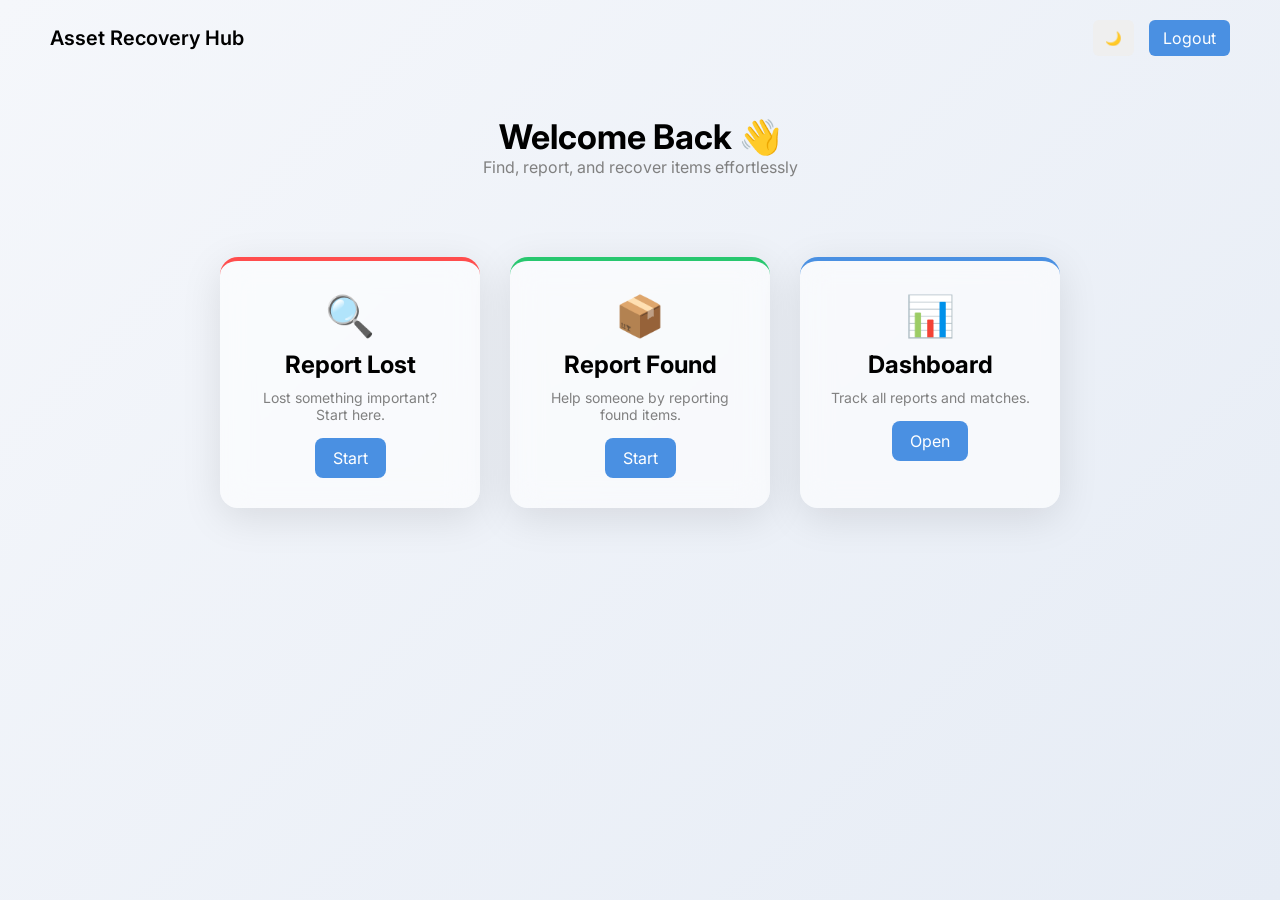
<file: index.html>
<!DOCTYPE html>
<html lang="en">
<head>
<meta charset="UTF-8">
<title>Asset Recovery Hub</title>

<link href="https://fonts.googleapis.com/css2?family=Inter:wght@400;500;600&display=swap" rel="stylesheet">
<link rel="stylesheet" href="/static/style.css">

</head>

<body>

<!-- NAVBAR -->
<div class="navbar">
    <div class="logo">Asset Recovery Hub</div>

    <div class="nav-right">
        <button onclick="toggleDark()">🌙</button>
        <a href="/">Logout</a>
    </div>
</div>

<!-- HERO -->
<div class="hero">
    <h1>Welcome Back 👋</h1>
    <p>Find, report, and recover items effortlessly</p>
</div>

<!-- CARDS -->
<div class="grid">

    <div class="card red">
        <div class="icon">🔍</div>
        <h2>Report Lost</h2>
        <p>Lost something important? Start here.</p>
        <a href="/lost">Start</a>
    </div>

    <div class="card green">
        <div class="icon">📦</div>
        <h2>Report Found</h2>
        <p>Help someone by reporting found items.</p>
        <a href="/found">Start</a>
    </div>

    <div class="card blue">
        <div class="icon">📊</div>
        <h2>Dashboard</h2>
        <p>Track all reports and matches.</p>
        <a href="/dashboard">Open</a>
    </div>

</div>

<!-- JS -->
<script>
// Dark mode toggle
function toggleDark() {
    document.body.classList.toggle("dark");
}
</script>

</body>
</html>
</file>
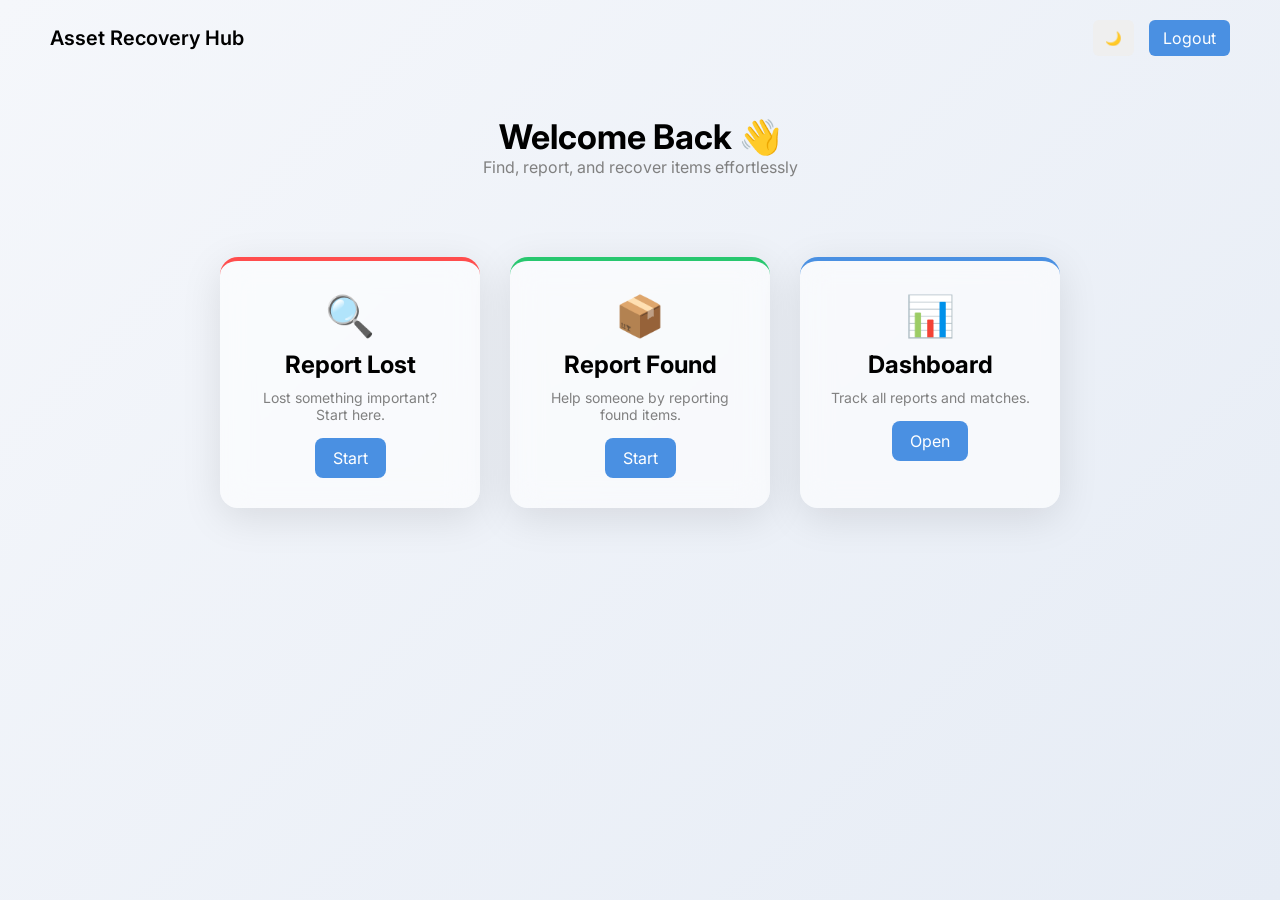
<file: templates/index.html>
<!DOCTYPE html>
<html lang="en">
<head>
<meta charset="UTF-8">
<title>Asset Recovery Hub</title>

<link href="https://fonts.googleapis.com/css2?family=Inter:wght@400;500;600&display=swap" rel="stylesheet">
<link rel="stylesheet" href="/static/style.css">

</head>

<body>

<!-- NAVBAR -->
<div class="navbar">
    <div class="logo">Asset Recovery Hub</div>

    <div class="nav-right">
        <button onclick="toggleDark()">🌙</button>
        <a href="/">Logout</a>
    </div>
</div>

<!-- HERO -->
<div class="hero">
    <h1>Welcome Back 👋</h1>
    <p>Find, report, and recover items effortlessly</p>
</div>

<!-- CARDS -->
<div class="grid">

    <div class="card red">
        <div class="icon">🔍</div>
        <h2>Report Lost</h2>
        <p>Lost something important? Start here.</p>
        <a href="/lost">Start</a>
    </div>

    <div class="card green">
        <div class="icon">📦</div>
        <h2>Report Found</h2>
        <p>Help someone by reporting found items.</p>
        <a href="/found">Start</a>
    </div>

    <div class="card blue">
        <div class="icon">📊</div>
        <h2>Dashboard</h2>
        <p>Track all reports and matches.</p>
        <a href="/dashboard">Open</a>
    </div>

</div>

<!-- JS -->
<script>
// Dark mode toggle
function toggleDark() {
    document.body.classList.toggle("dark");
}
</script>

</body>
</html>
</file>
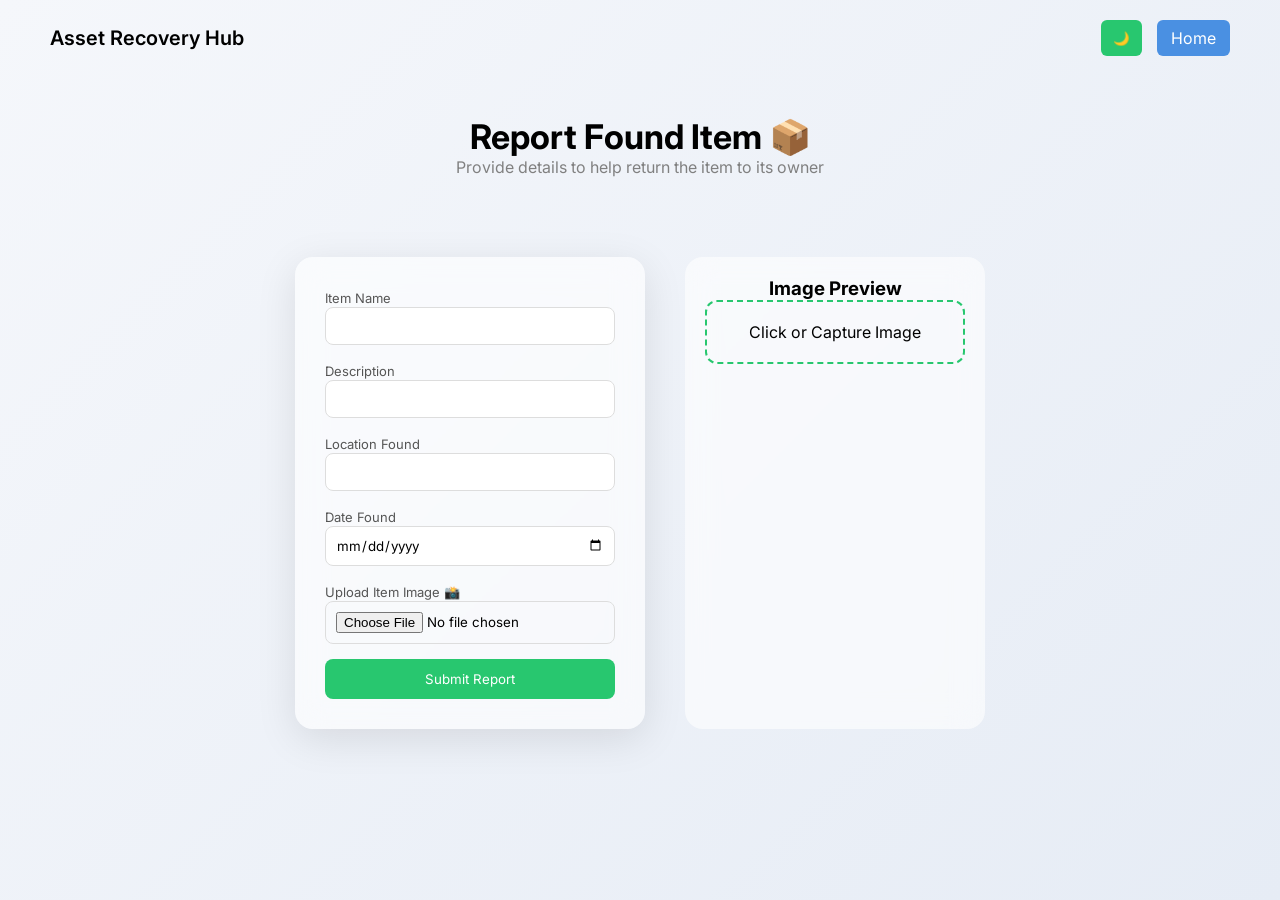
<file: found.html>
<!DOCTYPE html>
<html lang="en">
<head>
<meta charset="UTF-8">
<title>Report Found Item</title>

<link href="https://fonts.googleapis.com/css2?family=Inter:wght@400;500;600&display=swap" rel="stylesheet">
<link rel="stylesheet" href="/static/style.css">

<style>

/* GRID LAYOUT */
.form-wrapper {
    display: flex;
    justify-content: center;
    gap: 40px;
    padding: 40px;
    flex-wrap: wrap;
}

/* LEFT FORM */
.form-card {
    width: 350px;
    padding: 30px;
    border-radius: 18px;
    backdrop-filter: blur(15px);
    background: rgba(255,255,255,0.6);
    box-shadow: 0 10px 40px rgba(0,0,0,0.1);
}

/* RIGHT PREVIEW */
.preview-card {
    width: 300px;
    padding: 20px;
    border-radius: 18px;
    background: rgba(255,255,255,0.6);
    backdrop-filter: blur(15px);
    text-align: center;
}

/* IMAGE PREVIEW */
#preview {
    width: 100%;
    height: 200px;
    object-fit: cover;
    border-radius: 12px;
    margin-top: 10px;
    display: none;
}

/* UPLOAD BUTTON */
.upload-box {
    border: 2px dashed #28c76f;
    padding: 20px;
    border-radius: 12px;
    cursor: pointer;
    transition: 0.3s;
}

.upload-box:hover {
    background: rgba(40,199,111,0.1);
}

/* INPUT */
.input-group {
    margin-bottom: 15px;
}

.input-group label {
    font-size: 13px;
    color: #555;
}

.input-group input {
    width: 100%;
    padding: 10px;
    border-radius: 8px;
    border: 1px solid #ddd;
}

/* BUTTON */
button {
    width: 100%;
    padding: 12px;
    background: #28c76f;
    color: white;
    border: none;
    border-radius: 8px;
    cursor: pointer;
}

/* DARK MODE */
body.dark .form-card,
body.dark .preview-card {
    background: rgba(255,255,255,0.05);
}

</style>
</head>

<body>

<!-- NAVBAR -->
<div class="navbar">
    <div class="logo">Asset Recovery Hub</div>
    <div class="nav-right">
        <button onclick="toggleDark()">🌙</button>
        <a href="/index">Home</a>
    </div>
</div>

<!-- HEADER -->
<div class="hero">
    <h1>Report Found Item 📦</h1>
    <p>Provide details to help return the item to its owner</p>
</div>

<div class="form-wrapper">

    <!-- FORM -->
    <form method="POST" class="form-card" enctype="multipart/form-data">

        <div class="input-group">
            <label>Item Name</label>
            <input type="text" name="name" required>
        </div>

        <div class="input-group">
            <label>Description</label>
            <input type="text" name="desc" required>
        </div>

        <div class="input-group">
            <label>Location Found</label>
            <input type="text" name="location" required>
        </div>

        <div class="input-group">
            <label>Date Found</label>
            <input type="date" name="date" required>
        </div>

        <!-- CAMERA / FILE -->
        <div class="input-group">
            <label>Upload Item Image 📸</label>
            <input type="file" name="image" accept="image/*" capture="environment" onchange="previewImage(event)">
        </div>

        <button type="submit">Submit Report</button>

    </form>

    <!-- PREVIEW -->
    <div class="preview-card">
        <h3>Image Preview</h3>
        <div class="upload-box" onclick="triggerFile()">
            Click or Capture Image
        </div>
        <img id="preview">
    </div>

</div>

<!-- JS -->
<script>
function toggleDark() {
    document.body.classList.toggle("dark");
}

function previewImage(event) {
    const file = event.target.files[0];
    const preview = document.getElementById('preview');

    if (file) {
        preview.src = URL.createObjectURL(file);
        preview.style.display = "block";
    }
}

function triggerFile() {
    document.querySelector('input[type="file"]').click();
}
</script>

</body>
</html>
</file>
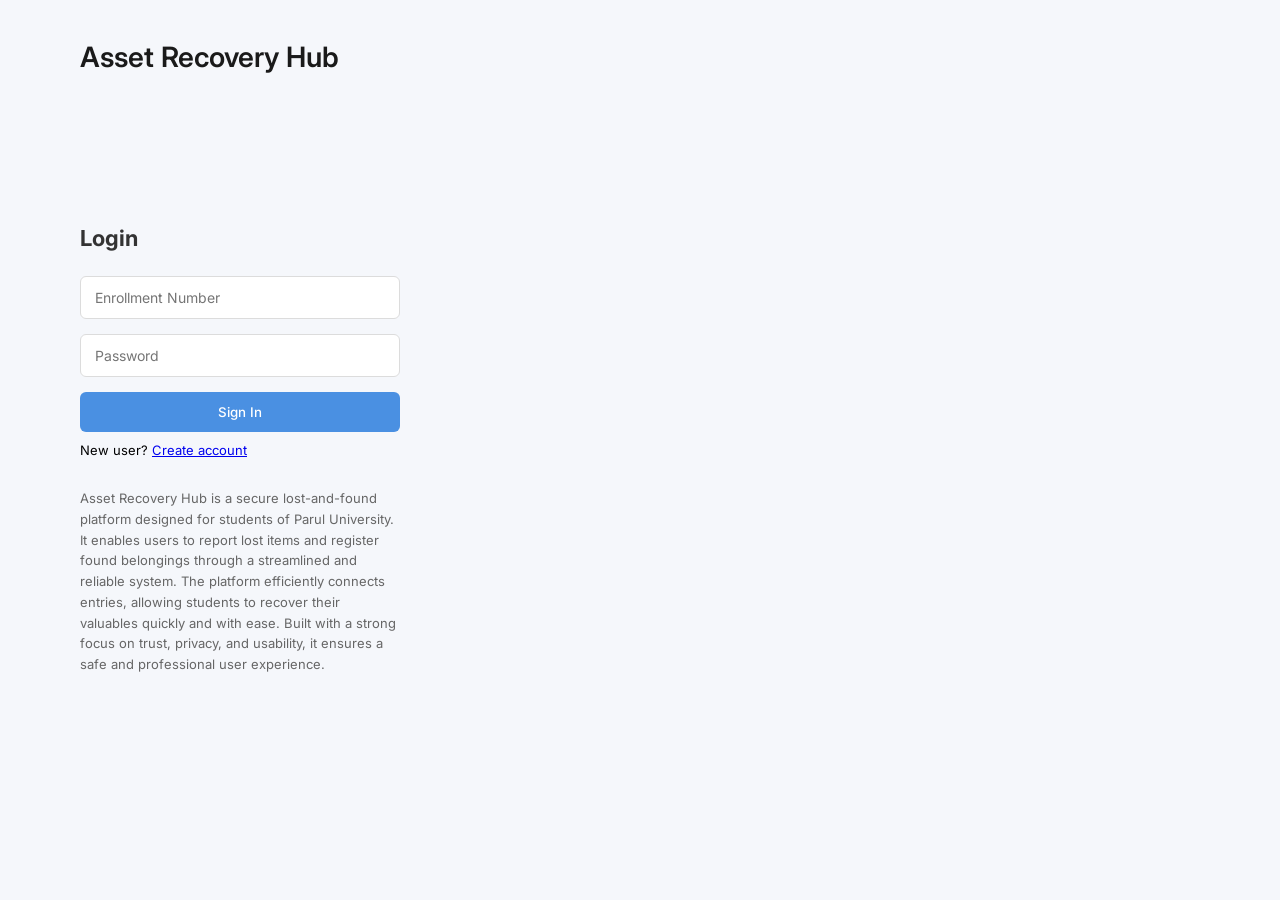
<file: login.html>
<!DOCTYPE html>
<html lang="en">
<head>
<meta charset="UTF-8">
<title>Student Portal</title>

<link href="https://fonts.googleapis.com/css2?family=Inter:wght@400;500;600&display=swap" rel="stylesheet">

<style>
* {
  margin: 0;
  padding: 0;
  box-sizing: border-box;
  font-family: 'Inter', sans-serif;
}

body {
  height: 100vh;
  display: flex;
  background: #f5f7fb;
}

/* LEFT SECTION */
.left {
  width: 45%;
  display: flex;
  flex-direction: column;
  justify-content: center;
  padding: 80px;
}

/* TITLE */
.title {
  position: absolute;
  top: 40px;
  left: 80px;
  font-size: 28px;
  font-weight: 600;
  color: #1a1a1a;
}

/* FORM */
.form-box {
  max-width: 320px;
}

.form-box h2 {
  font-size: 22px;
  margin-bottom: 25px;
  color: #333;
}

input {
  width: 100%;
  padding: 12px 14px;
  margin-bottom: 15px;
  border: 1px solid #dcdcdc;
  border-radius: 6px;
  font-size: 14px;
  transition: 0.2s;
}

input:focus {
  border-color: #4a90e2;
  outline: none;
}

/* BUTTON */
button {
  width: 100%;
  padding: 12px;
  background: #4a90e2;
  border: none;
  color: white;
  font-weight: 500;
  border-radius: 6px;
  cursor: pointer;
  transition: 0.2s;
}

button:hover {
  background: #3b7dd8;
}

/* DESCRIPTION */
.desc {
  margin-top: 30px;
  font-size: 13px;
  color: #666;
  line-height: 1.6;
}

/* RIGHT SECTION */
.right {
  width: 55%;
  position: relative;
  background: url('https://images.unsplash.com/photo-1522202176988-66273c2fd55f') center/cover no-repeat;
}

/* OVERLAY EFFECT */
.right::after {
  content: "";
  position: absolute;
  inset: 0;
  background: linear-gradient(to right, rgba(245,247,251,0.9), rgba(245,247,251,0.2));
}
</style>
</head>

<body>

<div class="title">Asset Recovery Hub</div>

<div class="left">
  <div class="form-box">
    <h2>Login</h2>

    <!-- ✅ CONNECTED FORM -->
    <form action="/login" method="POST">
      <input type="text" name="username" placeholder="Enrollment Number" required>
      <input type="password" name="password" placeholder="Password" required>
      <button type="submit">Sign In</button>
      <p style="margin-top:10px; font-size:13px;">
  New user? <a href="/register">Create account</a>
</p>
    </form>

    <div class="desc">
      Asset Recovery Hub is a secure lost-and-found platform designed for students of Parul University.
      It enables users to report lost items and register found belongings through a streamlined and reliable system.
      The platform efficiently connects entries, allowing students to recover their valuables quickly and with ease.
      Built with a strong focus on trust, privacy, and usability, it ensures a safe and professional user experience.
    </div>
  </div>
</div>

<div class="right"></div>

</body>
</html>
</file>
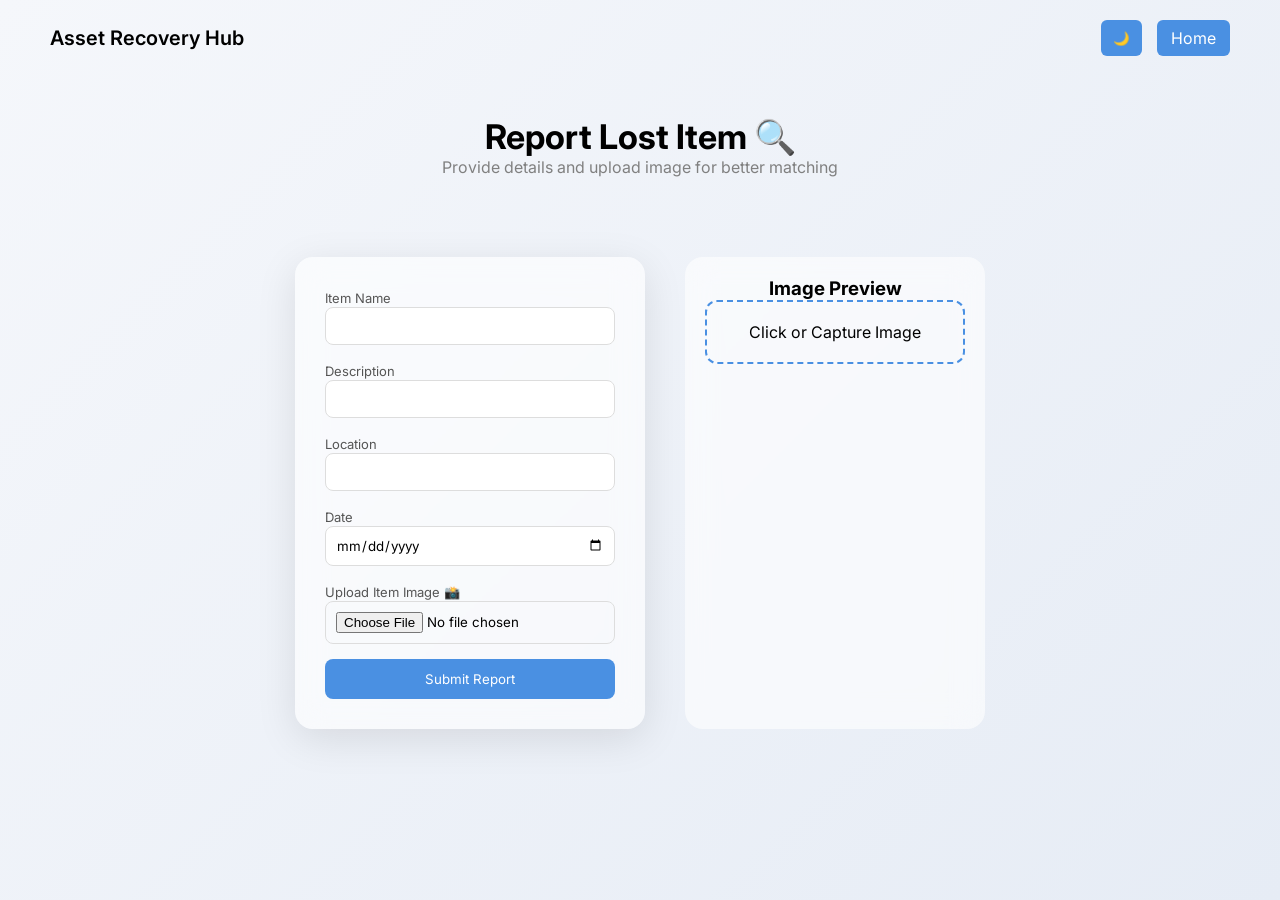
<file: lost.html>
<!DOCTYPE html>
<html lang="en">
<head>
<meta charset="UTF-8">
<title>Report Lost Item</title>

<link href="https://fonts.googleapis.com/css2?family=Inter:wght@400;500;600&display=swap" rel="stylesheet">
<link rel="stylesheet" href="/static/style.css">

<style>

/* GRID LAYOUT */
.form-wrapper {
    display: flex;
    justify-content: center;
    gap: 40px;
    padding: 40px;
    flex-wrap: wrap;
}

/* LEFT FORM */
.form-card {
    width: 350px;
    padding: 30px;
    border-radius: 18px;
    backdrop-filter: blur(15px);
    background: rgba(255,255,255,0.6);
    box-shadow: 0 10px 40px rgba(0,0,0,0.1);
}

/* RIGHT PREVIEW */
.preview-card {
    width: 300px;
    padding: 20px;
    border-radius: 18px;
    background: rgba(255,255,255,0.6);
    backdrop-filter: blur(15px);
    text-align: center;
}

/* IMAGE PREVIEW */
#preview {
    width: 100%;
    height: 200px;
    object-fit: cover;
    border-radius: 12px;
    margin-top: 10px;
    display: none;
}

/* UPLOAD BUTTON */
.upload-box {
    border: 2px dashed #4a90e2;
    padding: 20px;
    border-radius: 12px;
    cursor: pointer;
    transition: 0.3s;
}

.upload-box:hover {
    background: rgba(74,144,226,0.1);
}

/* INPUT */
.input-group {
    margin-bottom: 15px;
}

.input-group label {
    font-size: 13px;
    color: #555;
}

.input-group input {
    width: 100%;
    padding: 10px;
    border-radius: 8px;
    border: 1px solid #ddd;
}

/* BUTTON */
button {
    width: 100%;
    padding: 12px;
    background: #4a90e2;
    color: white;
    border: none;
    border-radius: 8px;
    cursor: pointer;
}

/* DARK MODE */
body.dark .form-card,
body.dark .preview-card {
    background: rgba(255,255,255,0.05);
}

</style>
</head>

<body>

<!-- NAVBAR -->
<div class="navbar">
    <div class="logo">Asset Recovery Hub</div>
    <div class="nav-right">
        <button onclick="toggleDark()">🌙</button>
        <a href="/index">Home</a>
    </div>
</div>

<!-- HEADER -->
<div class="hero">
    <h1>Report Lost Item 🔍</h1>
    <p>Provide details and upload image for better matching</p>
</div>

<div class="form-wrapper">

    <!-- FORM -->
    <form method="POST" class="form-card" enctype="multipart/form-data">

        <div class="input-group">
            <label>Item Name</label>
            <input type="text" name="name" required>
        </div>

        <div class="input-group">
            <label>Description</label>
            <input type="text" name="desc" required>
        </div>

        <div class="input-group">
            <label>Location</label>
            <input type="text" name="location" required>
        </div>

        <div class="input-group">
            <label>Date</label>
            <input type="date" name="date" required>
        </div>

        <!-- CAMERA / FILE -->
        <div class="input-group">
            <label>Upload Item Image 📸</label>
            <input type="file" name="image" accept="image/*" capture="environment" onchange="previewImage(event)">
        </div>

        <button type="submit">Submit Report</button>

    </form>

    <!-- PREVIEW -->
    <div class="preview-card">
        <h3>Image Preview</h3>
        <div class="upload-box" onclick="triggerFile()">
            Click or Capture Image
        </div>
        <img id="preview">
    </div>

</div>

<!-- JS -->
<script>
function toggleDark() {
    document.body.classList.toggle("dark");
}

function previewImage(event) {
    const file = event.target.files[0];
    const preview = document.getElementById('preview');

    if (file) {
        preview.src = URL.createObjectURL(file);
        preview.style.display = "block";
    }
}

function triggerFile() {
    document.querySelector('input[type="file"]').click();
}
</script>

</body>
</html>
</file>
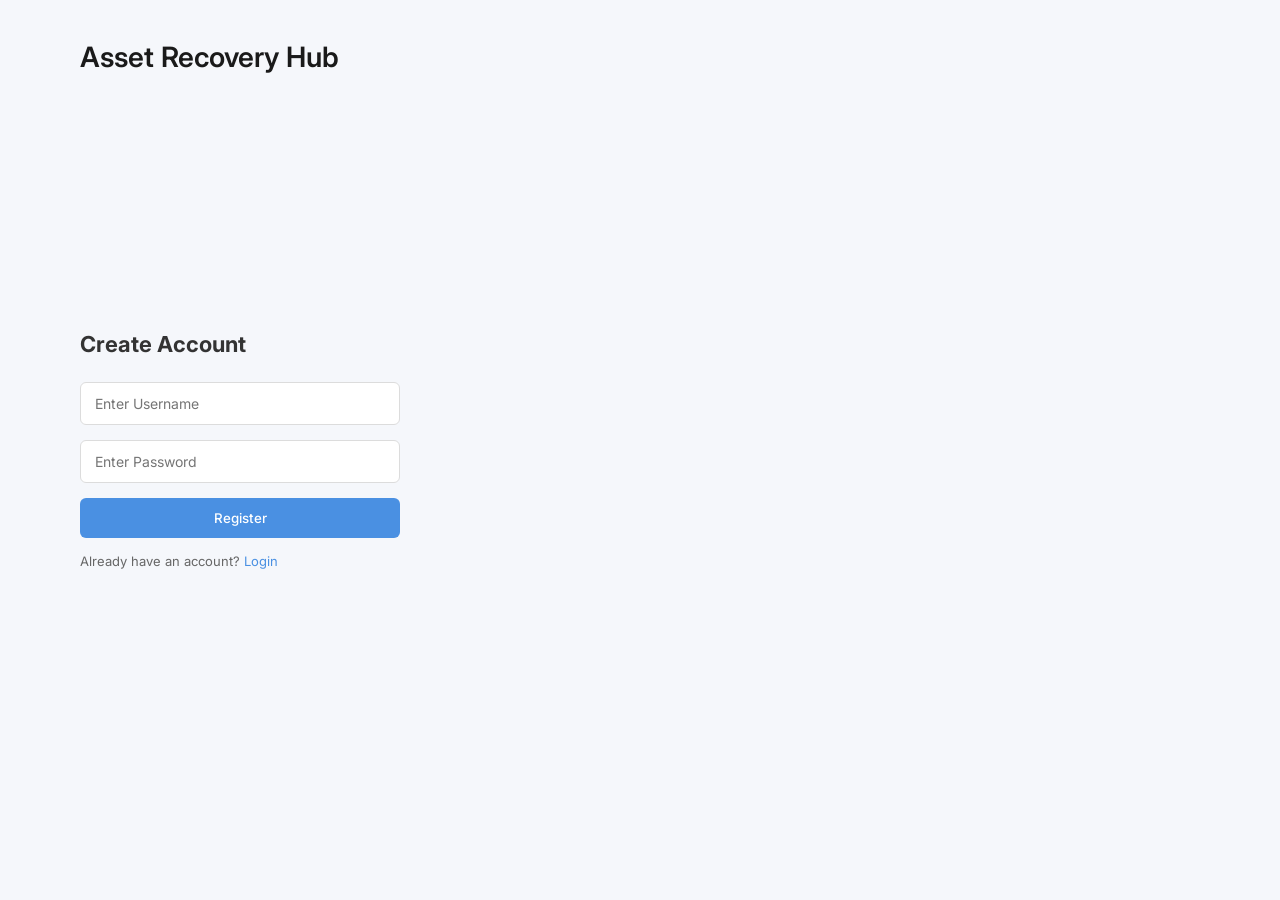
<file: register.html>
<!DOCTYPE html>
<html lang="en">
<head>
<meta charset="UTF-8">
<title>Create Account</title>

<link href="https://fonts.googleapis.com/css2?family=Inter:wght@400;500;600&display=swap" rel="stylesheet">

<style>
* {
  margin: 0;
  padding: 0;
  box-sizing: border-box;
  font-family: 'Inter', sans-serif;
}

body {
  height: 100vh;
  display: flex;
  background: #f5f7fb;
}

/* LEFT */
.left {
  width: 45%;
  display: flex;
  flex-direction: column;
  justify-content: center;
  padding: 80px;
}

.title {
  position: absolute;
  top: 40px;
  left: 80px;
  font-size: 28px;
  font-weight: 600;
  color: #1a1a1a;
}

/* FORM */
.form-box {
  max-width: 320px;
}

.form-box h2 {
  font-size: 22px;
  margin-bottom: 25px;
  color: #333;
}

input {
  width: 100%;
  padding: 12px 14px;
  margin-bottom: 15px;
  border: 1px solid #dcdcdc;
  border-radius: 6px;
  font-size: 14px;
}

input:focus {
  border-color: #4a90e2;
  outline: none;
}

/* BUTTON */
button {
  width: 100%;
  padding: 12px;
  background: #4a90e2;
  border: none;
  color: white;
  font-weight: 500;
  border-radius: 6px;
  cursor: pointer;
}

button:hover {
  background: #3b7dd8;
}

/* LINK */
.link {
  margin-top: 15px;
  font-size: 13px;
  color: #666;
}

.link a {
  color: #4a90e2;
  text-decoration: none;
}

/* RIGHT IMAGE */
.right {
  width: 55%;
  position: relative;
  background: url('https://images.unsplash.com/photo-1522202176988-66273c2fd55f') center/cover no-repeat;
}

.right::after {
  content: "";
  position: absolute;
  inset: 0;
  background: linear-gradient(to right, rgba(245,247,251,0.9), rgba(245,247,251,0.2));
}
</style>
</head>

<body>

<div class="title">Asset Recovery Hub</div>

<div class="left">
  <div class="form-box">
    <h2>Create Account</h2>

    <!-- IMPORTANT (DON'T CHANGE THIS) -->
    <form method="POST" action="/register">

      <input type="text" name="username" placeholder="Enter Username" required>
      <input type="password" name="password" placeholder="Enter Password" required>

      <button type="submit">Register</button>

    </form>

    <div class="link">
      Already have an account? <a href="/">Login</a>
    </div>

  </div>
</div>

<div class="right"></div>

</body>
</html>
</file>
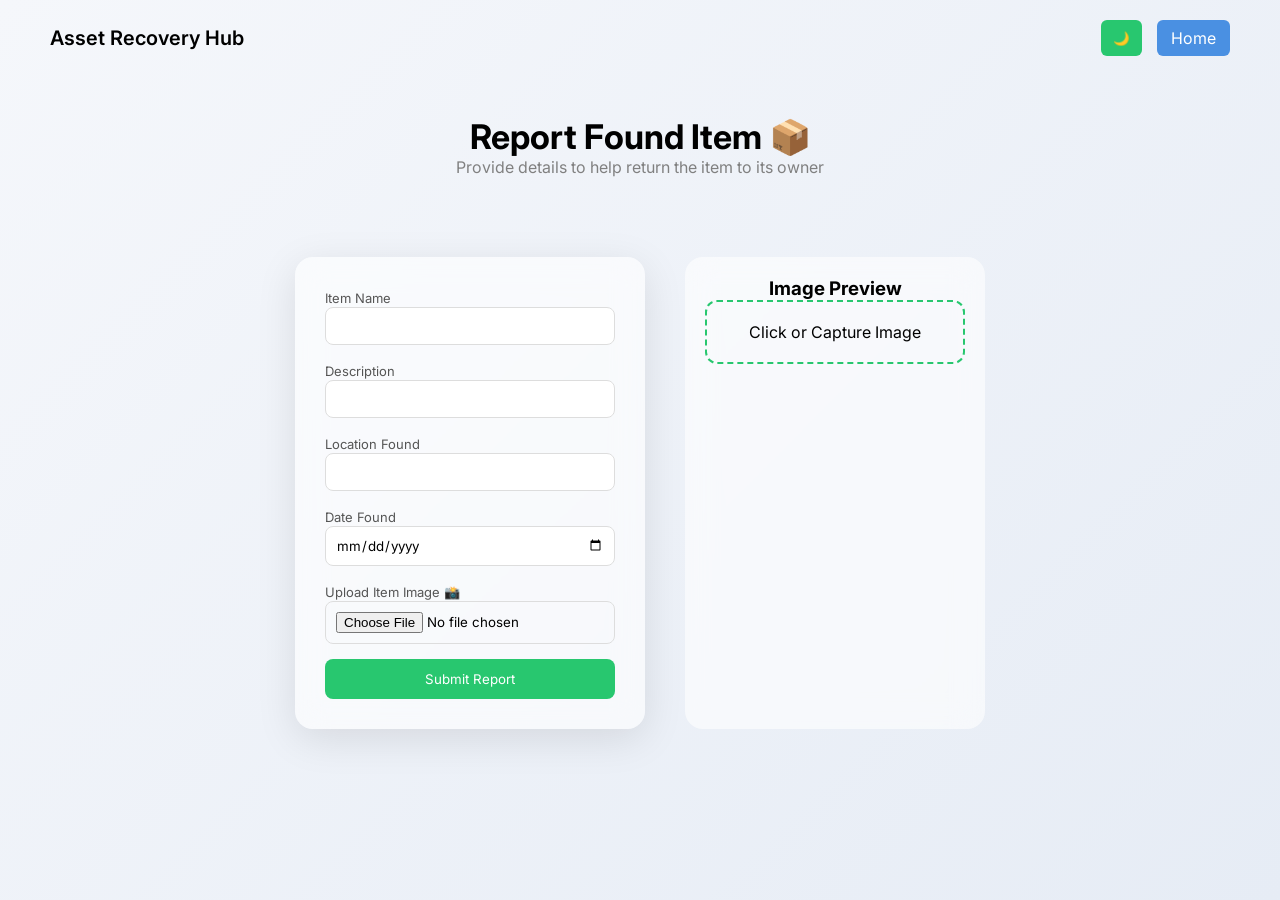
<file: templates/found.html>
<!DOCTYPE html>
<html lang="en">
<head>
<meta charset="UTF-8">
<title>Report Found Item</title>

<link href="https://fonts.googleapis.com/css2?family=Inter:wght@400;500;600&display=swap" rel="stylesheet">
<link rel="stylesheet" href="/static/style.css">

<style>

/* GRID LAYOUT */
.form-wrapper {
    display: flex;
    justify-content: center;
    gap: 40px;
    padding: 40px;
    flex-wrap: wrap;
}

/* LEFT FORM */
.form-card {
    width: 350px;
    padding: 30px;
    border-radius: 18px;
    backdrop-filter: blur(15px);
    background: rgba(255,255,255,0.6);
    box-shadow: 0 10px 40px rgba(0,0,0,0.1);
}

/* RIGHT PREVIEW */
.preview-card {
    width: 300px;
    padding: 20px;
    border-radius: 18px;
    background: rgba(255,255,255,0.6);
    backdrop-filter: blur(15px);
    text-align: center;
}

/* IMAGE PREVIEW */
#preview {
    width: 100%;
    height: 200px;
    object-fit: cover;
    border-radius: 12px;
    margin-top: 10px;
    display: none;
}

/* UPLOAD BUTTON */
.upload-box {
    border: 2px dashed #28c76f;
    padding: 20px;
    border-radius: 12px;
    cursor: pointer;
    transition: 0.3s;
}

.upload-box:hover {
    background: rgba(40,199,111,0.1);
}

/* INPUT */
.input-group {
    margin-bottom: 15px;
}

.input-group label {
    font-size: 13px;
    color: #555;
}

.input-group input {
    width: 100%;
    padding: 10px;
    border-radius: 8px;
    border: 1px solid #ddd;
}

/* BUTTON */
button {
    width: 100%;
    padding: 12px;
    background: #28c76f;
    color: white;
    border: none;
    border-radius: 8px;
    cursor: pointer;
}

/* DARK MODE */
body.dark .form-card,
body.dark .preview-card {
    background: rgba(255,255,255,0.05);
}

</style>
</head>

<body>

<!-- NAVBAR -->
<div class="navbar">
    <div class="logo">Asset Recovery Hub</div>
    <div class="nav-right">
        <button onclick="toggleDark()">🌙</button>
        <a href="/index">Home</a>
    </div>
</div>

<!-- HEADER -->
<div class="hero">
    <h1>Report Found Item 📦</h1>
    <p>Provide details to help return the item to its owner</p>
</div>

<div class="form-wrapper">

    <!-- FORM -->
    <form method="POST" class="form-card" enctype="multipart/form-data">

        <div class="input-group">
            <label>Item Name</label>
            <input type="text" name="name" required>
        </div>

        <div class="input-group">
            <label>Description</label>
            <input type="text" name="desc" required>
        </div>

        <div class="input-group">
            <label>Location Found</label>
            <input type="text" name="location" required>
        </div>

        <div class="input-group">
            <label>Date Found</label>
            <input type="date" name="date" required>
        </div>

        <!-- CAMERA / FILE -->
        <div class="input-group">
            <label>Upload Item Image 📸</label>
            <input type="file" name="image" accept="image/*" capture="environment" onchange="previewImage(event)">
        </div>

        <button type="submit">Submit Report</button>

    </form>

    <!-- PREVIEW -->
    <div class="preview-card">
        <h3>Image Preview</h3>
        <div class="upload-box" onclick="triggerFile()">
            Click or Capture Image
        </div>
        <img id="preview">
    </div>

</div>

<!-- JS -->
<script>
function toggleDark() {
    document.body.classList.toggle("dark");
}

function previewImage(event) {
    const file = event.target.files[0];
    const preview = document.getElementById('preview');

    if (file) {
        preview.src = URL.createObjectURL(file);
        preview.style.display = "block";
    }
}

function triggerFile() {
    document.querySelector('input[type="file"]').click();
}
</script>

</body>
</html>
</file>
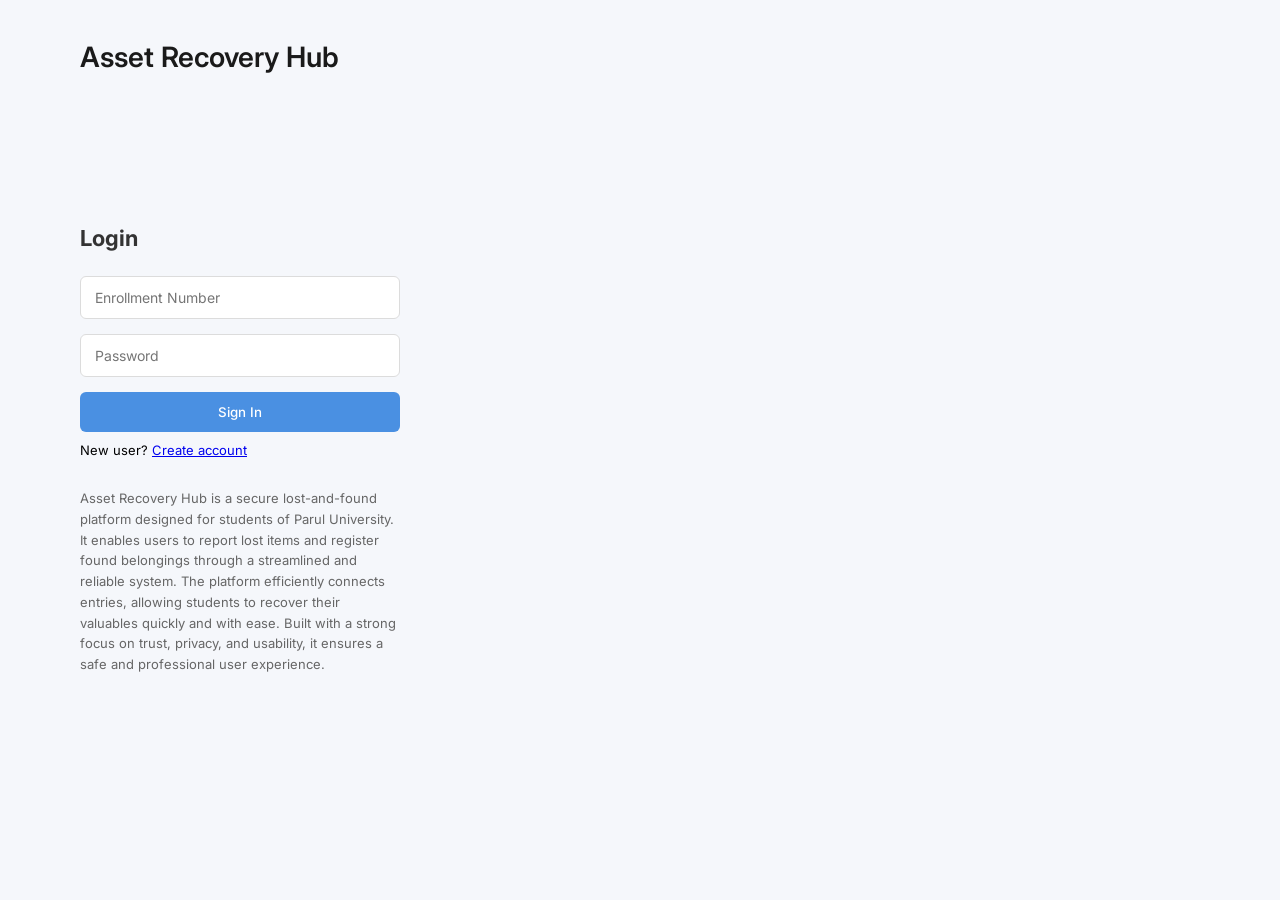
<file: templates/login.html>
<!DOCTYPE html>
<html lang="en">
<head>
<meta charset="UTF-8">
<title>Student Portal</title>

<link href="https://fonts.googleapis.com/css2?family=Inter:wght@400;500;600&display=swap" rel="stylesheet">

<style>
* {
  margin: 0;
  padding: 0;
  box-sizing: border-box;
  font-family: 'Inter', sans-serif;
}

body {
  height: 100vh;
  display: flex;
  background: #f5f7fb;
}

/* LEFT SECTION */
.left {
  width: 45%;
  display: flex;
  flex-direction: column;
  justify-content: center;
  padding: 80px;
}

/* TITLE */
.title {
  position: absolute;
  top: 40px;
  left: 80px;
  font-size: 28px;
  font-weight: 600;
  color: #1a1a1a;
}

/* FORM */
.form-box {
  max-width: 320px;
}

.form-box h2 {
  font-size: 22px;
  margin-bottom: 25px;
  color: #333;
}

input {
  width: 100%;
  padding: 12px 14px;
  margin-bottom: 15px;
  border: 1px solid #dcdcdc;
  border-radius: 6px;
  font-size: 14px;
  transition: 0.2s;
}

input:focus {
  border-color: #4a90e2;
  outline: none;
}

/* BUTTON */
button {
  width: 100%;
  padding: 12px;
  background: #4a90e2;
  border: none;
  color: white;
  font-weight: 500;
  border-radius: 6px;
  cursor: pointer;
  transition: 0.2s;
}

button:hover {
  background: #3b7dd8;
}

/* DESCRIPTION */
.desc {
  margin-top: 30px;
  font-size: 13px;
  color: #666;
  line-height: 1.6;
}

/* RIGHT SECTION */
.right {
  width: 55%;
  position: relative;
  background: url('https://images.unsplash.com/photo-1522202176988-66273c2fd55f') center/cover no-repeat;
}

/* OVERLAY EFFECT */
.right::after {
  content: "";
  position: absolute;
  inset: 0;
  background: linear-gradient(to right, rgba(245,247,251,0.9), rgba(245,247,251,0.2));
}
</style>
</head>

<body>

<div class="title">Asset Recovery Hub</div>

<div class="left">
  <div class="form-box">
    <h2>Login</h2>

    <!-- ✅ CONNECTED FORM -->
    <form action="/login" method="POST">
      <input type="text" name="username" placeholder="Enrollment Number" required>
      <input type="password" name="password" placeholder="Password" required>
      <button type="submit">Sign In</button>
      <p style="margin-top:10px; font-size:13px;">
  New user? <a href="/register">Create account</a>
</p>
    </form>

    <div class="desc">
      Asset Recovery Hub is a secure lost-and-found platform designed for students of Parul University.
      It enables users to report lost items and register found belongings through a streamlined and reliable system.
      The platform efficiently connects entries, allowing students to recover their valuables quickly and with ease.
      Built with a strong focus on trust, privacy, and usability, it ensures a safe and professional user experience.
    </div>
  </div>
</div>

<div class="right"></div>

</body>
</html>
</file>
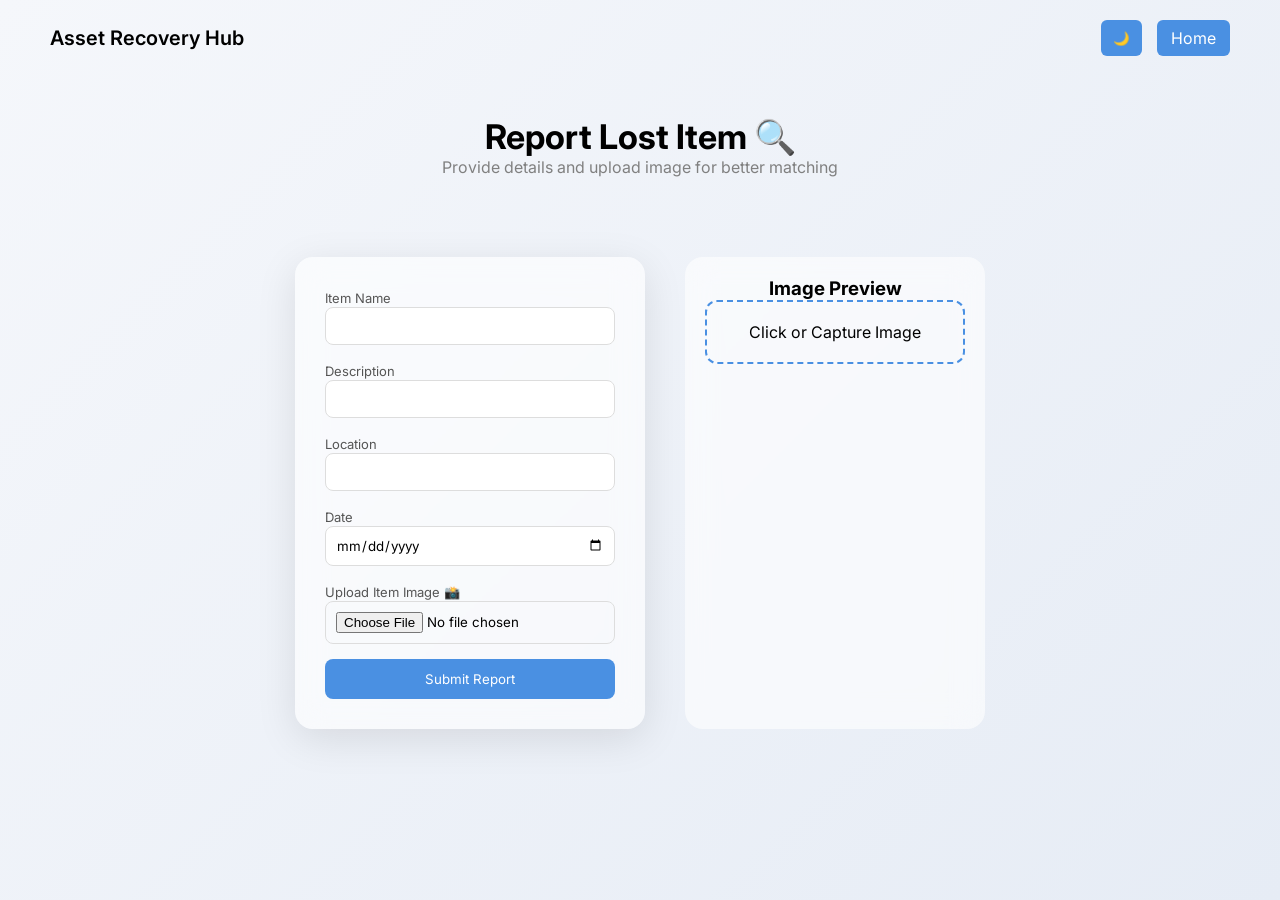
<file: templates/lost.html>
<!DOCTYPE html>
<html lang="en">
<head>
<meta charset="UTF-8">
<title>Report Lost Item</title>

<link href="https://fonts.googleapis.com/css2?family=Inter:wght@400;500;600&display=swap" rel="stylesheet">
<link rel="stylesheet" href="/static/style.css">

<style>

/* GRID LAYOUT */
.form-wrapper {
    display: flex;
    justify-content: center;
    gap: 40px;
    padding: 40px;
    flex-wrap: wrap;
}

/* LEFT FORM */
.form-card {
    width: 350px;
    padding: 30px;
    border-radius: 18px;
    backdrop-filter: blur(15px);
    background: rgba(255,255,255,0.6);
    box-shadow: 0 10px 40px rgba(0,0,0,0.1);
}

/* RIGHT PREVIEW */
.preview-card {
    width: 300px;
    padding: 20px;
    border-radius: 18px;
    background: rgba(255,255,255,0.6);
    backdrop-filter: blur(15px);
    text-align: center;
}

/* IMAGE PREVIEW */
#preview {
    width: 100%;
    height: 200px;
    object-fit: cover;
    border-radius: 12px;
    margin-top: 10px;
    display: none;
}

/* UPLOAD BUTTON */
.upload-box {
    border: 2px dashed #4a90e2;
    padding: 20px;
    border-radius: 12px;
    cursor: pointer;
    transition: 0.3s;
}

.upload-box:hover {
    background: rgba(74,144,226,0.1);
}

/* INPUT */
.input-group {
    margin-bottom: 15px;
}

.input-group label {
    font-size: 13px;
    color: #555;
}

.input-group input {
    width: 100%;
    padding: 10px;
    border-radius: 8px;
    border: 1px solid #ddd;
}

/* BUTTON */
button {
    width: 100%;
    padding: 12px;
    background: #4a90e2;
    color: white;
    border: none;
    border-radius: 8px;
    cursor: pointer;
}

/* DARK MODE */
body.dark .form-card,
body.dark .preview-card {
    background: rgba(255,255,255,0.05);
}

</style>
</head>

<body>

<!-- NAVBAR -->
<div class="navbar">
    <div class="logo">Asset Recovery Hub</div>
    <div class="nav-right">
        <button onclick="toggleDark()">🌙</button>
        <a href="/index">Home</a>
    </div>
</div>

<!-- HEADER -->
<div class="hero">
    <h1>Report Lost Item 🔍</h1>
    <p>Provide details and upload image for better matching</p>
</div>

<div class="form-wrapper">

    <!-- FORM -->
    <form method="POST" class="form-card" enctype="multipart/form-data">

        <div class="input-group">
            <label>Item Name</label>
            <input type="text" name="name" required>
        </div>

        <div class="input-group">
            <label>Description</label>
            <input type="text" name="desc" required>
        </div>

        <div class="input-group">
            <label>Location</label>
            <input type="text" name="location" required>
        </div>

        <div class="input-group">
            <label>Date</label>
            <input type="date" name="date" required>
        </div>

        <!-- CAMERA / FILE -->
        <div class="input-group">
            <label>Upload Item Image 📸</label>
            <input type="file" name="image" accept="image/*" capture="environment" onchange="previewImage(event)">
        </div>

        <button type="submit">Submit Report</button>

    </form>

    <!-- PREVIEW -->
    <div class="preview-card">
        <h3>Image Preview</h3>
        <div class="upload-box" onclick="triggerFile()">
            Click or Capture Image
        </div>
        <img id="preview">
    </div>

</div>

<!-- JS -->
<script>
function toggleDark() {
    document.body.classList.toggle("dark");
}

function previewImage(event) {
    const file = event.target.files[0];
    const preview = document.getElementById('preview');

    if (file) {
        preview.src = URL.createObjectURL(file);
        preview.style.display = "block";
    }
}

function triggerFile() {
    document.querySelector('input[type="file"]').click();
}
</script>

</body>
</html>
</file>
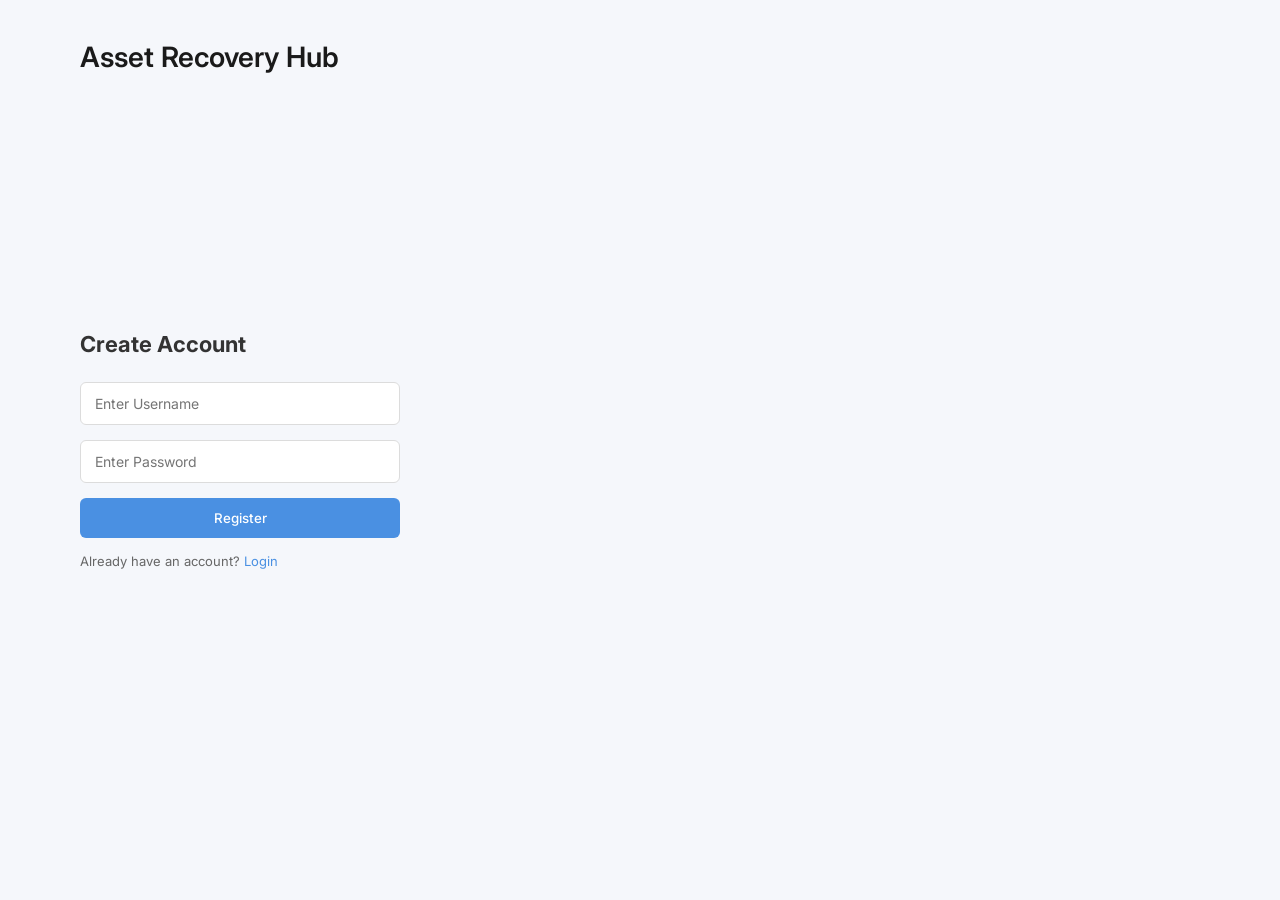
<file: templates/register.html>
<!DOCTYPE html>
<html lang="en">
<head>
<meta charset="UTF-8">
<title>Create Account</title>

<link href="https://fonts.googleapis.com/css2?family=Inter:wght@400;500;600&display=swap" rel="stylesheet">

<style>
* {
  margin: 0;
  padding: 0;
  box-sizing: border-box;
  font-family: 'Inter', sans-serif;
}

body {
  height: 100vh;
  display: flex;
  background: #f5f7fb;
}

/* LEFT */
.left {
  width: 45%;
  display: flex;
  flex-direction: column;
  justify-content: center;
  padding: 80px;
}

.title {
  position: absolute;
  top: 40px;
  left: 80px;
  font-size: 28px;
  font-weight: 600;
  color: #1a1a1a;
}

/* FORM */
.form-box {
  max-width: 320px;
}

.form-box h2 {
  font-size: 22px;
  margin-bottom: 25px;
  color: #333;
}

input {
  width: 100%;
  padding: 12px 14px;
  margin-bottom: 15px;
  border: 1px solid #dcdcdc;
  border-radius: 6px;
  font-size: 14px;
}

input:focus {
  border-color: #4a90e2;
  outline: none;
}

/* BUTTON */
button {
  width: 100%;
  padding: 12px;
  background: #4a90e2;
  border: none;
  color: white;
  font-weight: 500;
  border-radius: 6px;
  cursor: pointer;
}

button:hover {
  background: #3b7dd8;
}

/* LINK */
.link {
  margin-top: 15px;
  font-size: 13px;
  color: #666;
}

.link a {
  color: #4a90e2;
  text-decoration: none;
}

/* RIGHT IMAGE */
.right {
  width: 55%;
  position: relative;
  background: url('https://images.unsplash.com/photo-1522202176988-66273c2fd55f') center/cover no-repeat;
}

.right::after {
  content: "";
  position: absolute;
  inset: 0;
  background: linear-gradient(to right, rgba(245,247,251,0.9), rgba(245,247,251,0.2));
}
</style>
</head>

<body>

<div class="title">Asset Recovery Hub</div>

<div class="left">
  <div class="form-box">
    <h2>Create Account</h2>

    <!-- IMPORTANT (DON'T CHANGE THIS) -->
    <form method="POST" action="/register">

      <input type="text" name="username" placeholder="Enter Username" required>
      <input type="password" name="password" placeholder="Enter Password" required>

      <button type="submit">Register</button>

    </form>

    <div class="link">
      Already have an account? <a href="/">Login</a>
    </div>

  </div>
</div>

<div class="right"></div>

</body>
</html>
</file>
<file: static/style.css>
/* RESET */
* {
    margin: 0;
    padding: 0;
    box-sizing: border-box;
    font-family: 'Inter', sans-serif;
    transition: all 0.3s ease;
}

/* BODY */
body {
    background: linear-gradient(135deg, #f5f7fb, #e6ecf5);
    min-height: 100vh;
}

/* DARK MODE */
body.dark {
    background: #0f172a;
    color: white;
}

/* NAVBAR */
.navbar {
    display: flex;
    justify-content: space-between;
    padding: 20px 50px;
    align-items: center;
}

.logo {
    font-size: 20px;
    font-weight: 600;
}

.nav-right {
    display: flex;
    gap: 15px;
}

.nav-right a {
    text-decoration: none;
    color: white;
    background: #4a90e2;
    padding: 8px 14px;
    border-radius: 6px;
}

.nav-right button {
    border: none;
    padding: 8px 12px;
    border-radius: 6px;
    cursor: pointer;
}

/* HERO */
.hero {
    text-align: center;
    padding: 40px 20px;
}

.hero h1 {
    font-size: 34px;
}

.hero p {
    color: gray;
}

/* GRID */
.grid {
    display: flex;
    justify-content: center;
    gap: 30px;
    padding: 40px;
    flex-wrap: wrap;
}

/* CARD */
.card {
    width: 260px;
    padding: 30px;
    border-radius: 18px;
    text-align: center;
    backdrop-filter: blur(15px);
    background: rgba(255,255,255,0.6);
    box-shadow: 0 10px 40px rgba(0,0,0,0.1);
    position: relative;
}

/* GLOW EFFECT */
.card:hover {
    transform: translateY(-12px) scale(1.04);
}

/* COLORS */
.red { border-top: 4px solid #ff4d4d; }
.green { border-top: 4px solid #28c76f; }
.blue { border-top: 4px solid #4a90e2; }

/* ICON */
.icon {
    font-size: 40px;
    margin-bottom: 10px;
}

/* TEXT */
.card h2 {
    margin-bottom: 10px;
}

.card p {
    font-size: 14px;
    color: gray;
}

/* BUTTON */
.card a {
    display: inline-block;
    margin-top: 15px;
    padding: 10px 18px;
    background: #4a90e2;
    color: white;
    text-decoration: none;
    border-radius: 8px;
}

/* DARK MODE FIX */
body.dark .card {
    background: rgba(255,255,255,0.05);
}

body.dark .hero p {
    color: #bbb;
}
</file>
